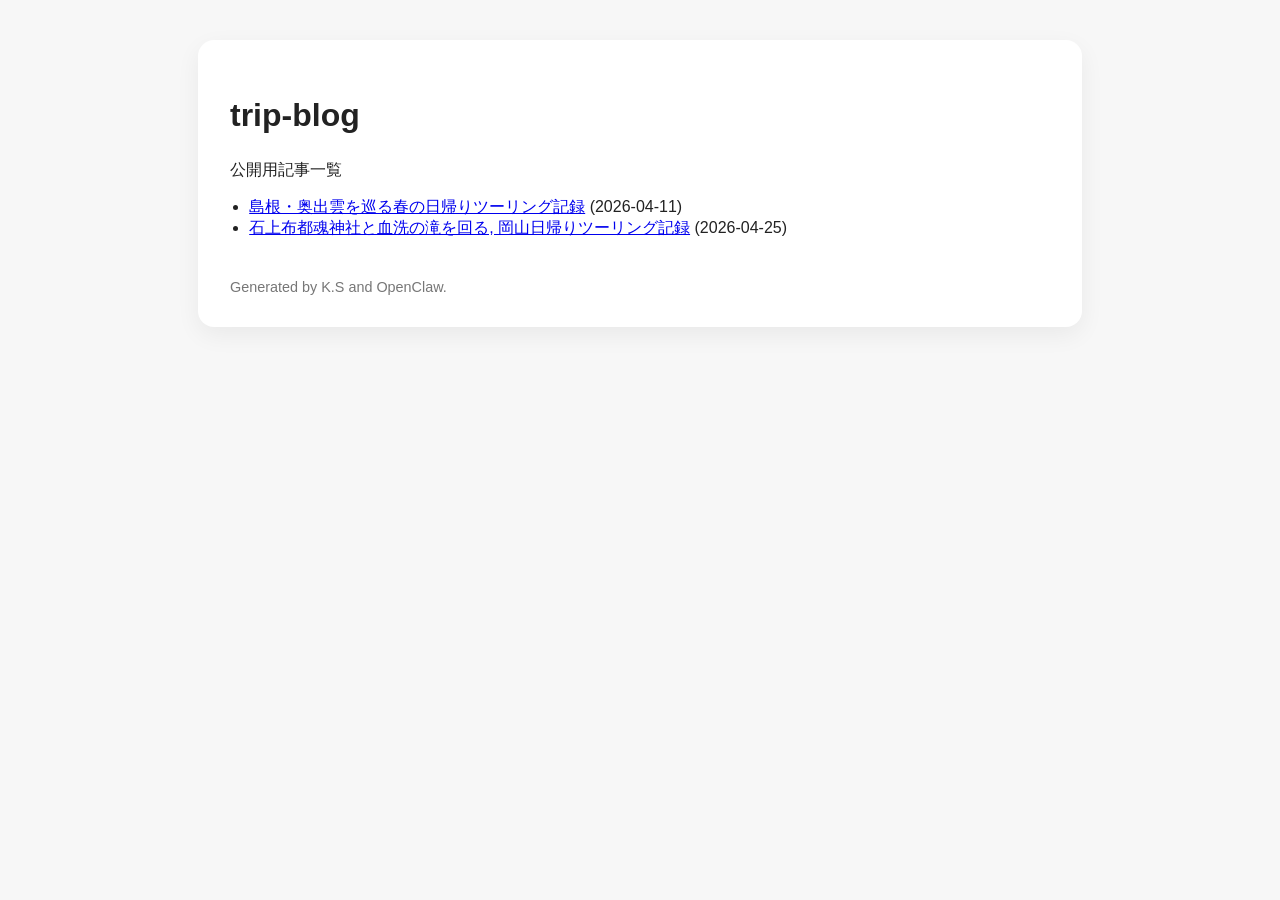
<file: site/index.html>
<!doctype html>
<html lang="ja">
<head>
  <meta charset="utf-8">
  <meta name="viewport" content="width=device-width, initial-scale=1">
  <title>trip-blog</title>
  <meta name="description" content="trip blog index">
  <style>
    body { font-family: -apple-system, BlinkMacSystemFont, "Segoe UI", sans-serif; margin: 0; background: #f7f7f7; color: #222; }
    main { max-width: 820px; margin: 40px auto; background: #fff; padding: 32px; border-radius: 16px; box-shadow: 0 8px 24px rgba(0,0,0,.06); }
    h1, h2, h3 { line-height: 1.4; }
    .meta { color: #666; font-size: 0.95rem; margin-bottom: 24px; }
    ul { padding-left: 1.2rem; }
    img { width: 100%; height: auto; display: block; margin: 14px 0 18px; border-radius: 14px; box-shadow: 0 12px 30px rgba(0,0,0,.12); }
    code { background: #f2f4f7; padding: 0.12em 0.4em; border-radius: 6px; font-size: 0.95em; }
    footer { margin-top: 40px; color: #777; font-size: 0.9rem; }
    .draft { display: inline-block; padding: 4px 10px; background: #fff3cd; border-radius: 999px; font-size: 0.85rem; margin-left: 8px; }
  </style>
</head>
<body>
  <main>
    <h1>trip-blog</h1><p>公開用記事一覧</p><ul><li><a href="./posts/2026-04-11-shimane-okuizumo-drive.html">島根・奥出雲を巡る春の日帰りツーリング記録</a> <span>(2026-04-11)</span></li><li><a href="./posts/2026-04-25-okayama-ishigami-chiarai.html">石上布都魂神社と血洗の滝を回る, 岡山日帰りツーリング記録</a> <span>(2026-04-25)</span></li></ul>
    <footer>Generated by K.S and OpenClaw.</footer>
  </main>
</body>
</html>
</file>
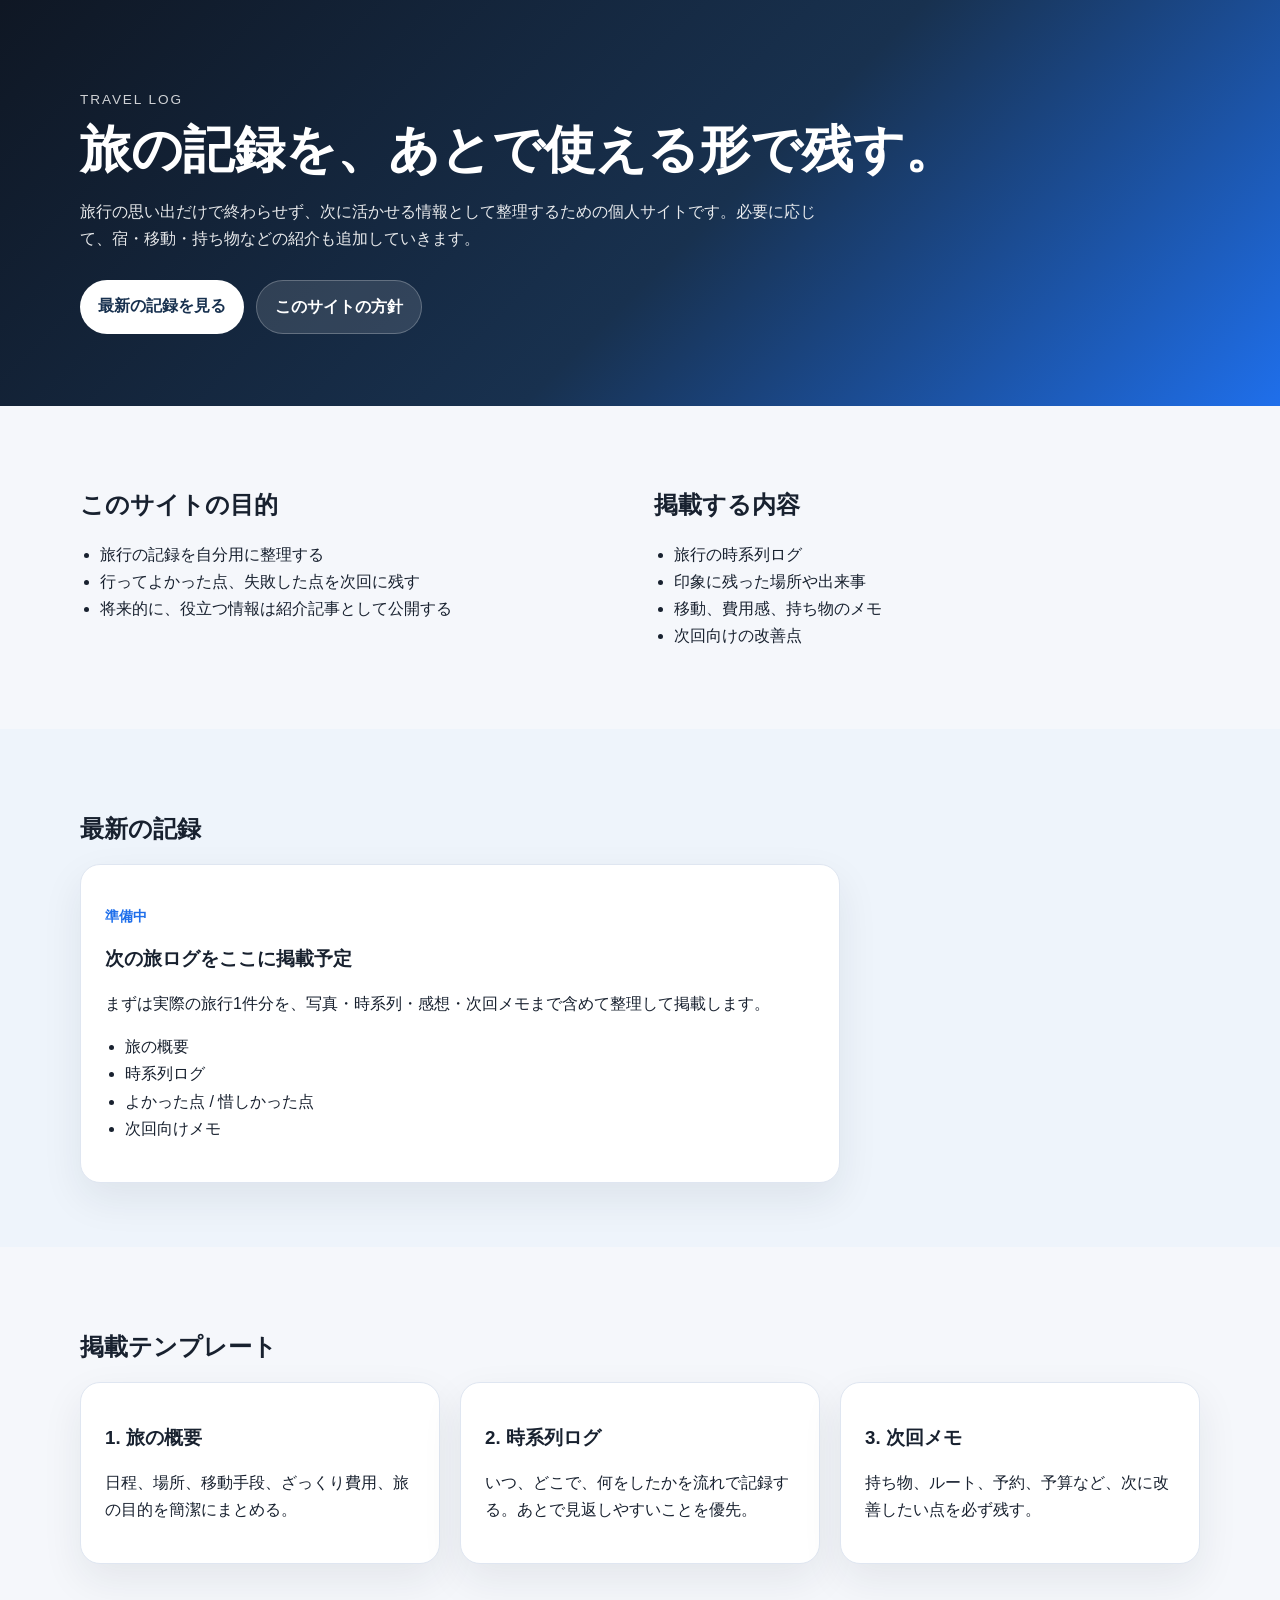
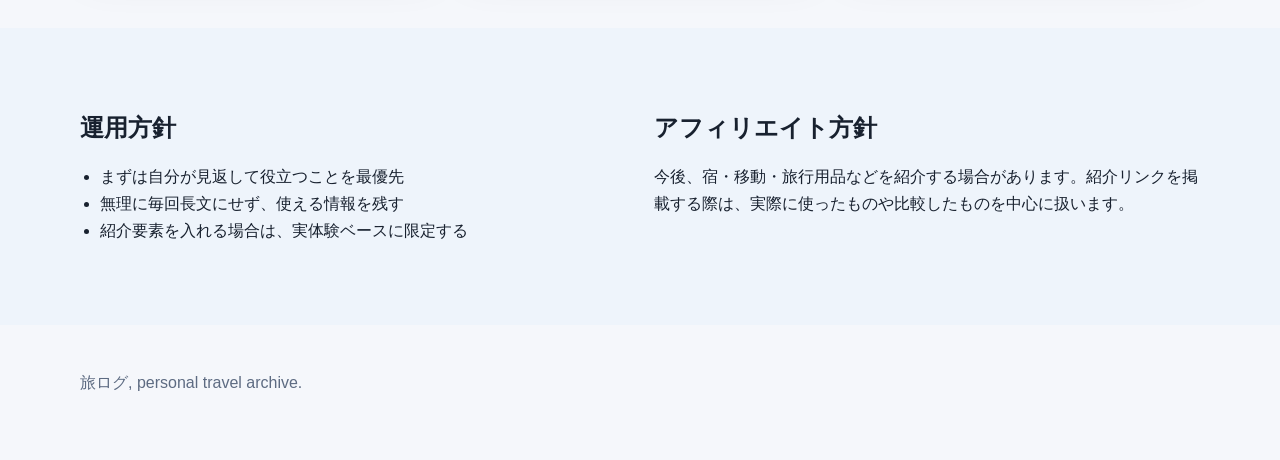
<file: site/publish-draft/index.html>
<!doctype html>
<html lang="ja">
<head>
  <meta charset="utf-8">
  <meta name="viewport" content="width=device-width, initial-scale=1">
  <title>旅ログ | 自分用の旅行記録と次回のためのメモ</title>
  <meta name="description" content="自分用に整理した旅行の記録。行程、感想、費用感、持ち物、次回メモを残す個人旅ログです。将来的に旅行関連の紹介や比較も掲載予定。">
  <link rel="stylesheet" href="styles.css">
</head>
<body>
  <header class="hero">
    <div class="container">
      <p class="eyebrow">TRAVEL LOG</p>
      <h1>旅の記録を、あとで使える形で残す。</h1>
      <p class="lead">旅行の思い出だけで終わらせず、次に活かせる情報として整理するための個人サイトです。必要に応じて、宿・移動・持ち物などの紹介も追加していきます。</p>
      <div class="hero-actions">
        <a class="button primary" href="#latest">最新の記録を見る</a>
        <a class="button secondary" href="#policy">このサイトの方針</a>
      </div>
    </div>
  </header>

  <main>
    <section class="section" id="concept">
      <div class="container two-column">
        <div>
          <h2>このサイトの目的</h2>
          <ul>
            <li>旅行の記録を自分用に整理する</li>
            <li>行ってよかった点、失敗した点を次回に残す</li>
            <li>将来的に、役立つ情報は紹介記事として公開する</li>
          </ul>
        </div>
        <div>
          <h2>掲載する内容</h2>
          <ul>
            <li>旅行の時系列ログ</li>
            <li>印象に残った場所や出来事</li>
            <li>移動、費用感、持ち物のメモ</li>
            <li>次回向けの改善点</li>
          </ul>
        </div>
      </div>
    </section>

    <section class="section alt" id="latest">
      <div class="container">
        <h2>最新の記録</h2>
        <div class="card-grid">
          <article class="card featured">
            <p class="card-label">準備中</p>
            <h3>次の旅ログをここに掲載予定</h3>
            <p>まずは実際の旅行1件分を、写真・時系列・感想・次回メモまで含めて整理して掲載します。</p>
            <ul>
              <li>旅の概要</li>
              <li>時系列ログ</li>
              <li>よかった点 / 惜しかった点</li>
              <li>次回向けメモ</li>
            </ul>
          </article>
        </div>
      </div>
    </section>

    <section class="section" id="template">
      <div class="container">
        <h2>掲載テンプレート</h2>
        <div class="card-grid three">
          <article class="card">
            <h3>1. 旅の概要</h3>
            <p>日程、場所、移動手段、ざっくり費用、旅の目的を簡潔にまとめる。</p>
          </article>
          <article class="card">
            <h3>2. 時系列ログ</h3>
            <p>いつ、どこで、何をしたかを流れで記録する。あとで見返しやすいことを優先。</p>
          </article>
          <article class="card">
            <h3>3. 次回メモ</h3>
            <p>持ち物、ルート、予約、予算など、次に改善したい点を必ず残す。</p>
          </article>
        </div>
      </div>
    </section>

    <section class="section alt" id="policy">
      <div class="container two-column">
        <div>
          <h2>運用方針</h2>
          <ul>
            <li>まずは自分が見返して役立つことを最優先</li>
            <li>無理に毎回長文にせず、使える情報を残す</li>
            <li>紹介要素を入れる場合は、実体験ベースに限定する</li>
          </ul>
        </div>
        <div>
          <h2>アフィリエイト方針</h2>
          <p>今後、宿・移動・旅行用品などを紹介する場合があります。紹介リンクを掲載する際は、実際に使ったものや比較したものを中心に扱います。</p>
        </div>
      </div>
    </section>
  </main>

  <footer class="footer">
    <div class="container">
      <p>旅ログ, personal travel archive.</p>
    </div>
  </footer>
</body>
</html>
</file>
<file: site/publish-draft/styles.css>
:root {
  --bg: #f5f7fb;
  --surface: #ffffff;
  --text: #18212f;
  --muted: #5d6b82;
  --accent: #1f6feb;
  --accent-2: #dbe9ff;
  --line: #dfe6f1;
  --shadow: 0 16px 40px rgba(24, 33, 47, 0.08);
}

* { box-sizing: border-box; }
body {
  margin: 0;
  font-family: -apple-system, BlinkMacSystemFont, "Segoe UI", sans-serif;
  background: var(--bg);
  color: var(--text);
  line-height: 1.7;
}

a { color: inherit; }
.container {
  width: min(1120px, calc(100% - 32px));
  margin: 0 auto;
}
.hero {
  background: linear-gradient(135deg, #0f1724 0%, #18314f 55%, #1f6feb 100%);
  color: #fff;
  padding: 88px 0 72px;
}
.eyebrow {
  margin: 0 0 10px;
  font-size: 0.85rem;
  letter-spacing: 0.14em;
  opacity: 0.8;
}
.hero h1 {
  margin: 0;
  font-size: clamp(2rem, 4vw, 3.8rem);
  line-height: 1.15;
}
.lead {
  max-width: 760px;
  margin: 18px 0 0;
  color: rgba(255,255,255,0.9);
}
.hero-actions {
  display: flex;
  gap: 12px;
  flex-wrap: wrap;
  margin-top: 28px;
}
.button {
  display: inline-block;
  padding: 12px 18px;
  border-radius: 999px;
  text-decoration: none;
  font-weight: 600;
}
.button.primary {
  background: #fff;
  color: #18314f;
}
.button.secondary {
  background: rgba(255,255,255,0.12);
  color: #fff;
  border: 1px solid rgba(255,255,255,0.24);
}
.section {
  padding: 64px 0;
}
.section.alt {
  background: #eef4fb;
}
.two-column {
  display: grid;
  grid-template-columns: repeat(2, minmax(0, 1fr));
  gap: 28px;
}
.card-grid {
  display: grid;
  gap: 20px;
}
.card-grid.three {
  grid-template-columns: repeat(3, minmax(0, 1fr));
}
.card {
  background: var(--surface);
  border: 1px solid var(--line);
  border-radius: 20px;
  padding: 24px;
  box-shadow: var(--shadow);
}
.card.featured {
  max-width: 760px;
}
.card-label {
  color: var(--accent);
  font-size: 0.9rem;
  font-weight: 700;
}
h2, h3 {
  line-height: 1.3;
}
ul {
  padding-left: 20px;
}
.footer {
  padding: 28px 0 48px;
  color: var(--muted);
}
@media (max-width: 800px) {
  .two-column,
  .card-grid.three {
    grid-template-columns: 1fr;
  }
  .hero {
    padding: 72px 0 56px;
  }
}
</file>
